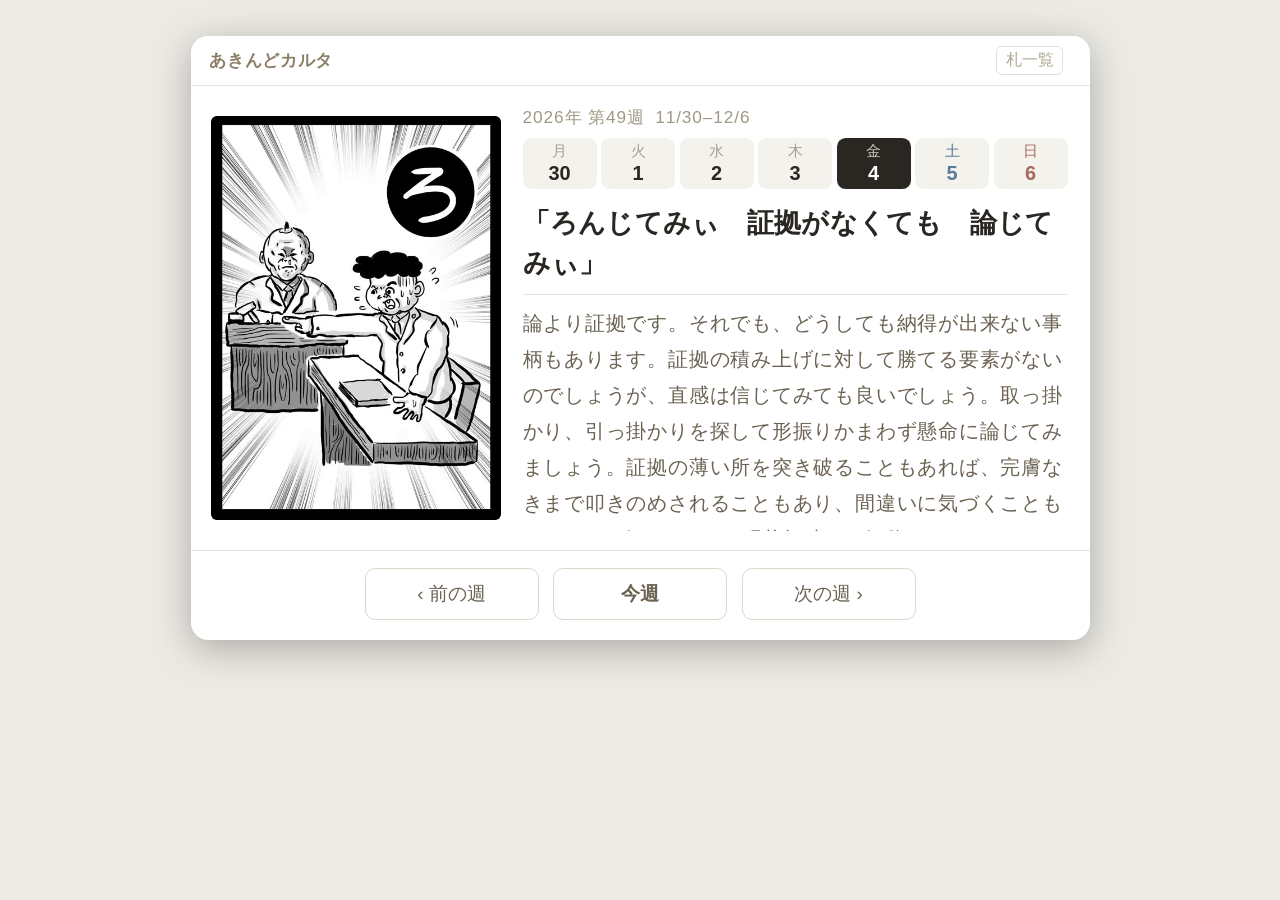
<file: src/index.html>
<!DOCTYPE html><html lang="ja"><head><meta charset="utf-8">
<meta name="viewport" content="width=device-width,initial-scale=1,viewport-fit=cover">
<meta name="robots" content="noindex">
<meta name="theme-color" content="#f4f2ec">
<meta name="apple-mobile-web-app-capable" content="yes">
<meta name="apple-mobile-web-app-status-bar-style" content="default">
<meta name="apple-mobile-web-app-title" content="あきんどカルタ">
<link rel="apple-touch-icon" href="assets/icon-192.png">
<link rel="icon" href="assets/icon-192.png">
<link rel="manifest" href="manifest.webmanifest">
<title>あきんどカルタ</title>
<link rel="stylesheet" href="app.css"></head><body>
<div id="w">
 <div id="bar"><b>あきんどカルタ</b><div id="nav"><span id="ix">札一覧</span><span id="pv">‹</span><span id="td">今週</span><span id="nx">›</span><span id="zm" title="表示サイズ">中</span><span id="mn" title="最小化">－</span><span id="tp" title="常に最前面">前</span><span id="cl" title="閉じる">✕</span></div></div>
 <div id="body">
  <div id="pic"><img id="im" alt="絵札"></div>
  <div id="tx"><div id="hd"><span id="wk"></span><span id="rg"></span></div><div id="gr"></div><div id="yo"></div><div id="ka"></div><img id="lg" alt="ロゴ"><a id="lk" target="_blank" rel="noopener"></a></div>
 </div>
 <div id="mnav"><span id="mpv">‹ 前の週</span><span id="mtd">今週</span><span id="mnx">次の週 ›</span></div>
 <div id="foot">ブラウザの「ホーム画面に追加」で、アプリのように開けます。</div>
 <div id="ov"><div id="ovh"><b>札一覧（全46札）</b><span id="ovx">‹ カレンダーへ戻る</span></div><div id="ovg"></div><div id="ovf"></div></div>
</div>
<script src="app.js"></script></body></html>
</file>
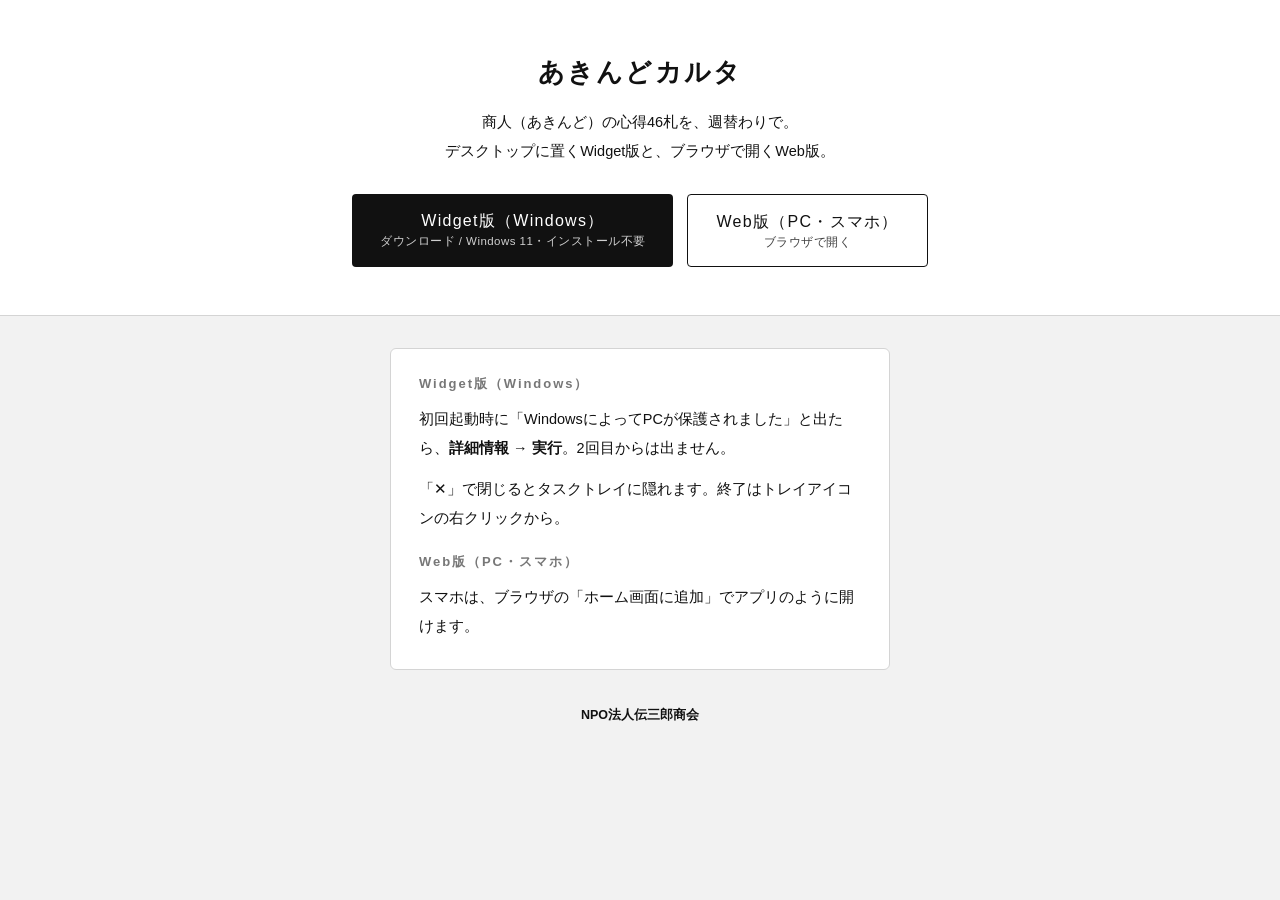
<file: src/get.html>
<!DOCTYPE html>
<html lang="ja">
<head>
<meta charset="UTF-8">
<meta name="viewport" content="width=device-width, initial-scale=1">
<meta name="robots" content="noindex">
<title>あきんどカルタ</title>
<!--
  受取ページ（2026-10-23）
  ・Windows版のリンク先は GitHub Releases の latest。exe をリリースに添付すると有効になる
  ・Web版は同じサイトの index.html
  ・問い合わせ先は置かない／Windows 11以外の案内はしない
-->
<style>
  :root{--ink:#111;--paper:#fff;--bg:#f2f2f2;--line:#d4d4d4;--dim:#777}
  *{margin:0;padding:0;box-sizing:border-box}
  body{background:var(--bg);color:var(--ink);line-height:2;font-size:15px;
    font-family:"Yu Gothic","YuGothic","Hiragino Kaku Gothic ProN",Meiryo,sans-serif}
  header{background:var(--paper);border-bottom:1px solid var(--line);text-align:center;padding:52px 20px 48px}
  h1{font-size:26px;letter-spacing:.08em;line-height:1.6}
  header p{max-width:36em;margin:14px auto 0;font-size:14.5px}
  .btns{display:flex;justify-content:center;gap:14px;margin-top:28px;flex-wrap:wrap}
  .btn{display:inline-block;min-width:240px;background:var(--ink);color:#fff;text-decoration:none;
    padding:15px 28px;border-radius:4px;font-size:16px;letter-spacing:.08em;line-height:1.5}
  .btn small{display:block;font-size:11.5px;letter-spacing:.04em;opacity:.8}
  .btn.sub{background:var(--paper);color:var(--ink);border:1px solid var(--ink)}
  .btn:hover{opacity:.8}
  main{max-width:36em;margin:0 auto;padding:32px 20px 60px}
  .notes{background:var(--paper);border:1px solid var(--line);border-radius:6px;padding:22px 28px}
  .notes h2{font-size:13px;letter-spacing:.15em;color:var(--dim);font-weight:600;margin:10px 0 2px}
  .notes h2:first-child{margin-top:0}
  .notes p{font-size:14.5px;padding:6px 0}
  code{background:var(--bg);padding:2px 8px;border-radius:3px;font-size:13px}
  footer{text-align:center;font-size:12.5px;color:var(--dim);margin-top:32px;line-height:2.2}
  footer b{color:var(--ink)}
  @media(max-width:600px){
    header{padding:40px 18px 36px}
    h1{font-size:22px;letter-spacing:.04em}
    header p{font-size:14px;line-height:1.9}
    .btns{flex-direction:column;gap:10px;margin:24px 4px 0}
    .btn{min-width:0;display:block;padding:15px 12px}
    main{padding:24px 16px 44px}
    .notes{padding:20px 18px}
    .notes p{font-size:14px}
    code{word-break:break-all}
  }
</style>
</head>
<body>

<header>
  <h1>あきんどカルタ</h1>
  <p>商人（あきんど）の心得46札を、週替わりで。<br>デスクトップに置くWidget版と、ブラウザで開くWeb版。</p>
  <div class="btns">
    <a class="btn" href="https://github.com/denzaburo/akindo-karuta/releases/latest/download/akindo-karuta.exe">Widget版（Windows）<small>ダウンロード / Windows 11・インストール不要</small></a>
    <a class="btn sub" href="./">Web版（PC・スマホ）<small>ブラウザで開く</small></a>
  </div>
</header>

<main>
  <div class="notes">
    <h2>Widget版（Windows）</h2>
    <p>初回起動時に「WindowsによってPCが保護されました」と出たら、<b>詳細情報 → 実行</b>。2回目からは出ません。</p>
    <p>「✕」で閉じるとタスクトレイに隠れます。終了はトレイアイコンの右クリックから。</p>
    <h2>Web版（PC・スマホ）</h2>
    <p>スマホは、ブラウザの「ホーム画面に追加」でアプリのように開けます。</p>
  </div>

  <footer>
    <b>NPO法人伝三郎商会</b>
  </footer>
</main>
</body>
</html>
</file>
<file: src/app.css>
*{box-sizing:border-box}
html,body{margin:0;padding:0;background:transparent;overflow:hidden;user-select:none;
font-family:"Yu Gothic UI","Hiragino Sans","Noto Sans JP",sans-serif;-webkit-font-smoothing:antialiased}
#w{--t:1.25;width:620px;background:#fff;border-radius:12px;overflow:hidden;position:relative;
box-shadow:0 6px 26px rgba(0,0,0,.28)}
#bar{cursor:move;flex-wrap:nowrap;gap:6px}
#nav span,.k,#lk,#ovx{cursor:pointer}
#ka,#yo{user-select:text}
#tp{font-size:11px !important;border:1px solid #e8e4da;background:#fff;min-width:22px;text-align:center}
#tp.on{background:#2a2723;color:#fff;border-color:#2a2723}
#cl{font-size:13px !important;border:1px solid #e8e4da;background:#fff;min-width:22px;text-align:center;line-height:1.1}
#cl:hover{background:#a86a5e;color:#fff;border-color:#a86a5e}
#bar{display:flex;align-items:center;justify-content:space-between;padding:7px 13px;background:#fff;border-bottom:1px solid #e8e4da}
#bar b{font-size:11.5px;font-weight:600;color:#8a7f66;letter-spacing:.04em;white-space:nowrap;overflow:hidden;text-overflow:ellipsis}
#nav{display:flex;align-items:center;gap:2px;flex:none;white-space:nowrap}
#nav span{cursor:pointer;padding:2px 6px;color:#b0a894;font-size:13px;user-select:none;border-radius:4px}
#nav span:hover{background:#f0ede4;color:#6b6252}
#ix{font-size:11px !important;border:1px solid #e2ded2;background:#fff;margin-right:5px}
#zm{font-size:11px !important;border:1px solid #e2ded2;background:#fff;margin-left:5px;min-width:22px;text-align:center}
#mn{font-size:12px !important;border:1px solid #e2ded2;background:#fff;min-width:22px;text-align:center;line-height:1.1}

/* ---- 本体：左に絵札、右に 週 → 読み札 → 解説 ---- */
#body{display:grid;grid-template-columns:214px 1fr;height:320px}
#pic{padding:14px 0 14px 14px;display:flex;align-items:center;justify-content:center;min-height:0;min-width:0}
#im{max-width:100%;max-height:100%;width:auto;height:auto;object-fit:contain;border-radius:4px}
#tx{display:flex;flex-direction:column;min-height:0;padding:13px 15px 13px;gap:8px}
#hd{flex:none;display:flex;align-items:baseline;gap:7px;color:#a09884;letter-spacing:.04em;white-space:nowrap}
#wk{font-size:calc(9.5px*var(--t))}
#rg{font-size:calc(9.5px*var(--t))}
/* 週の日付列：1行・今日だけ黒地 */
#gr{flex:none;display:flex;gap:3px;margin-top:-2px}
.d{flex:1;text-align:center;font-size:calc(11px*var(--t));font-weight:600;color:#2a2723;line-height:1.15;padding:4px 0 3px;border-radius:6px;background:#f4f2ec;position:relative}
.d i{display:block;font-style:normal;font-weight:400;font-size:calc(8px*var(--t));color:#a8a094;margin-bottom:1px}
.d.sat,.d.sat i{color:#5a7a9e}
.d.sun,.d.sun i{color:#a86a5e}
/* 今日：黒地 */
.d.tdy,.d.tdy.sat,.d.tdy.sun{background:#2a2723;color:#fff}
.d.tdy i,.d.tdy.sat i,.d.tdy.sun i{color:#cfc8b8}
#yo{flex:none;font-size:calc(15px*var(--t));font-weight:600;color:#2a2723;line-height:1.45;margin-top:2px;
padding-bottom:8px;border-bottom:1px solid #e8e4da;letter-spacing:.01em}
#ka{flex:1;min-height:0;font-size:calc(11px*var(--t));line-height:1.8;color:#6b6252;text-align:justify;overflow-y:auto;padding-right:4px;white-space:pre-line}
#ka::-webkit-scrollbar,#ovg::-webkit-scrollbar{width:5px}
#ka::-webkit-scrollbar-thumb,#ovg::-webkit-scrollbar-thumb{background:#d8d2c2;border-radius:3px}
#ka::-webkit-scrollbar-thumb:hover{background:#bdb5a0}
#ka::-webkit-scrollbar-track{background:transparent}
#lg{display:none;height:15px;width:auto;margin:3px auto 0;flex:none}
#lk{display:none;margin-top:2px;align-self:center;font-size:calc(11px*var(--t));color:#8a6f3a;text-decoration:none;
border:1px solid #e0d3b4;background:#fffdf6;border-radius:5px;padding:5px 12px;white-space:nowrap}
#lk:hover{background:#faf3e2;color:#6b5527}

/* 読み札のない週（新年・年末・会社紹介など） */
#w.full #yo{display:none}
#w.full #ka{text-align:center;display:flex;flex-direction:column;justify-content:center;line-height:1.95}
#w.full.left #ka{text-align:left;white-space:normal;justify-content:flex-start}
#ka b{display:block;color:#2b2b2b;font-weight:700;margin-top:9px}
#ka b:first-child{margin-top:0}
#ka p{margin:1px 0 0}
/* 横長の絵（会社紹介・社歌）：絵を上いっぱいに */
#w.wide #body{grid-template-columns:1fr;grid-template-rows:auto 1fr;height:400px}
#w.wide #pic{padding:12px 14px 0}
#w.wide #im{max-height:150px}

/* 最小化：週と読み札だけ */
#w.mini #body{grid-template-columns:1fr;height:auto}
#w.mini #pic,#w.mini #ka,#w.mini #lg,#w.mini #lk{display:none}
#w.mini #tx{padding:10px 15px 11px;gap:6px}
#w.mini #yo{border-bottom:none;padding-bottom:0}
#w.mini.full #yo{display:none}

/* 札一覧 */
#ov{position:absolute;inset:0;background:#fff;display:none;flex-direction:column;z-index:5}
#ov.on{display:flex}
#ovh{display:flex;align-items:center;justify-content:space-between;padding:9px 14px;background:#f4f2ec;border-bottom:1px solid #e8e4da}
#ovh b{font-size:12px;font-weight:600;color:#8a7f66}
#ovx{cursor:pointer;font-size:11.5px;color:#6b6252;border:1px solid #e2ded2;background:#fff;
border-radius:5px;padding:4px 10px;user-select:none;white-space:nowrap}
#ovx:hover{background:#f2efe6;border-color:#d3c9ae}
#ovg{flex:1;overflow-y:auto;padding:12px;display:grid;grid-template-columns:repeat(10,1fr);gap:6px;align-content:start}
.k{text-align:center;padding:7px 0 5px;border:1px solid #e8e4da;border-radius:7px;cursor:pointer;background:#fff}
.k:hover{background:#faf7ef;border-color:#dcd3bb}
.k.now{background:#2a2723;border-color:#2a2723}
.k em{display:block;font-style:normal;font-size:17px;font-weight:600;color:#2a2723;line-height:1.1}
.k s{display:block;text-decoration:none;font-size:9px;color:#b0a894;margin-top:2px}
.k.now em{color:#fff}.k.now s{color:#a29a86}
#ovf{padding:9px 14px;border-top:1px solid #e8e4da;font-size:calc(13px*var(--t));font-weight:600;line-height:1.55;
color:#2a2723;background:#f4f2ec;min-height:50px;display:flex;align-items:center}
#ovf.hint{font-size:11.5px;font-weight:400;color:#a09884}

#mnav,#foot{display:none}
/* ---- Web版（ブラウザで開いたとき） ---- */
html.web{overflow:auto;height:auto;-webkit-text-size-adjust:100%}
body.web{background:#eceae4;overflow:auto;min-height:100vh;display:flex;justify-content:center;align-items:flex-start;padding:36px 12px}
body.web #mn,body.web #tp,body.web #cl,body.web #zm,body.web #pv,body.web #td,body.web #nx{display:none}
/* PCブラウザ：週送りボタンを札の下に */
body.web #mnav{display:flex;justify-content:center;gap:10px;padding:0 15px 14px;border-top:1px solid #e8e4da;padding-top:12px}
body.web #mnav span{min-width:120px;text-align:center;font-size:13px;color:#6b6252;border:1px solid #ddd8ca;background:#fff;border-radius:7px;padding:8px 0;cursor:pointer;user-select:none}
body.web #mnav span:hover{background:#f4f2ec}
body.web #mtd{font-weight:600;color:#2a2723}
body.web #bar{cursor:default}
/* スマホ：週 → 読み札 → 絵札 → 解説 → 週送り */
@media (max-width:640px){
 body.web{padding:0;background:#fff;display:block}
 body.web #w{--t:1;width:100%;min-height:100vh;border-radius:0;box-shadow:none}
 body.web #zm{display:none}
 body.web #bar{padding:10px 16px}
 body.web #bar b{font-size:13px}
 body.web #nav span{font-size:16px;padding:4px 9px}
 body.web #ix{font-size:12px !important}
 body.web #body,body.web #w.wide #body{display:flex;flex-direction:column;height:auto}
 body.web #tx{display:contents}
 body.web #hd{order:1;padding:16px 16px 0;font-size:13px;gap:8px}
 body.web #wk,body.web #rg{font-size:13px}
 body.web #gr{order:2;margin:8px 16px 0;gap:4px}
 body.web .d{font-size:16px;padding:7px 0 7px}
 body.web .d i{font-size:11px;margin-bottom:2px}
 body.web #yo{order:2;font-size:18px;line-height:1.5;padding:12px 16px 0;margin:0;border-bottom:none}
 body.web #pic,body.web #w.wide #pic{order:3;padding:14px 16px 0}
 body.web #im{max-height:62vh;max-width:100%}
 body.web #w.wide #im{max-height:none}
 body.web #ka{order:4;font-size:14.5px;line-height:1.9;overflow:visible;flex:none;text-align:left;padding:14px 16px 0}
 body.web #w.full #ka{text-align:center;display:block}
 body.web #w.full.left #ka{text-align:left}
 body.web #lg{order:5;margin:12px auto 0}
 body.web #lk{order:5;margin:12px auto 0;font-size:14px;padding:8px 16px}
 body.web #mnav{display:flex;justify-content:space-between;align-items:center;gap:8px;padding:22px 16px 0;border-top:none}
 body.web #mnav span{flex:1;min-width:0;text-align:center;font-size:15px;color:#6b6252;border:1px solid #ddd8ca;background:#fff;border-radius:8px;padding:11px 0;cursor:pointer;user-select:none}
 body.web #mnav span:active{background:#f0ede4}
 body.web #mtd{flex:.8;font-weight:600;color:#2a2723}
 body.web #foot{display:block;text-align:center;font-size:11.5px;color:#a09884;padding:14px 16px 28px}
 body.web #ovg{grid-template-columns:repeat(5,1fr);gap:8px;padding:14px}
 body.web .k{padding:10px 0 7px}
 body.web .k em{font-size:22px}
 body.web .k s{font-size:11px}
 body.web #ovf{min-height:64px;font-size:16px}
}
</file>
